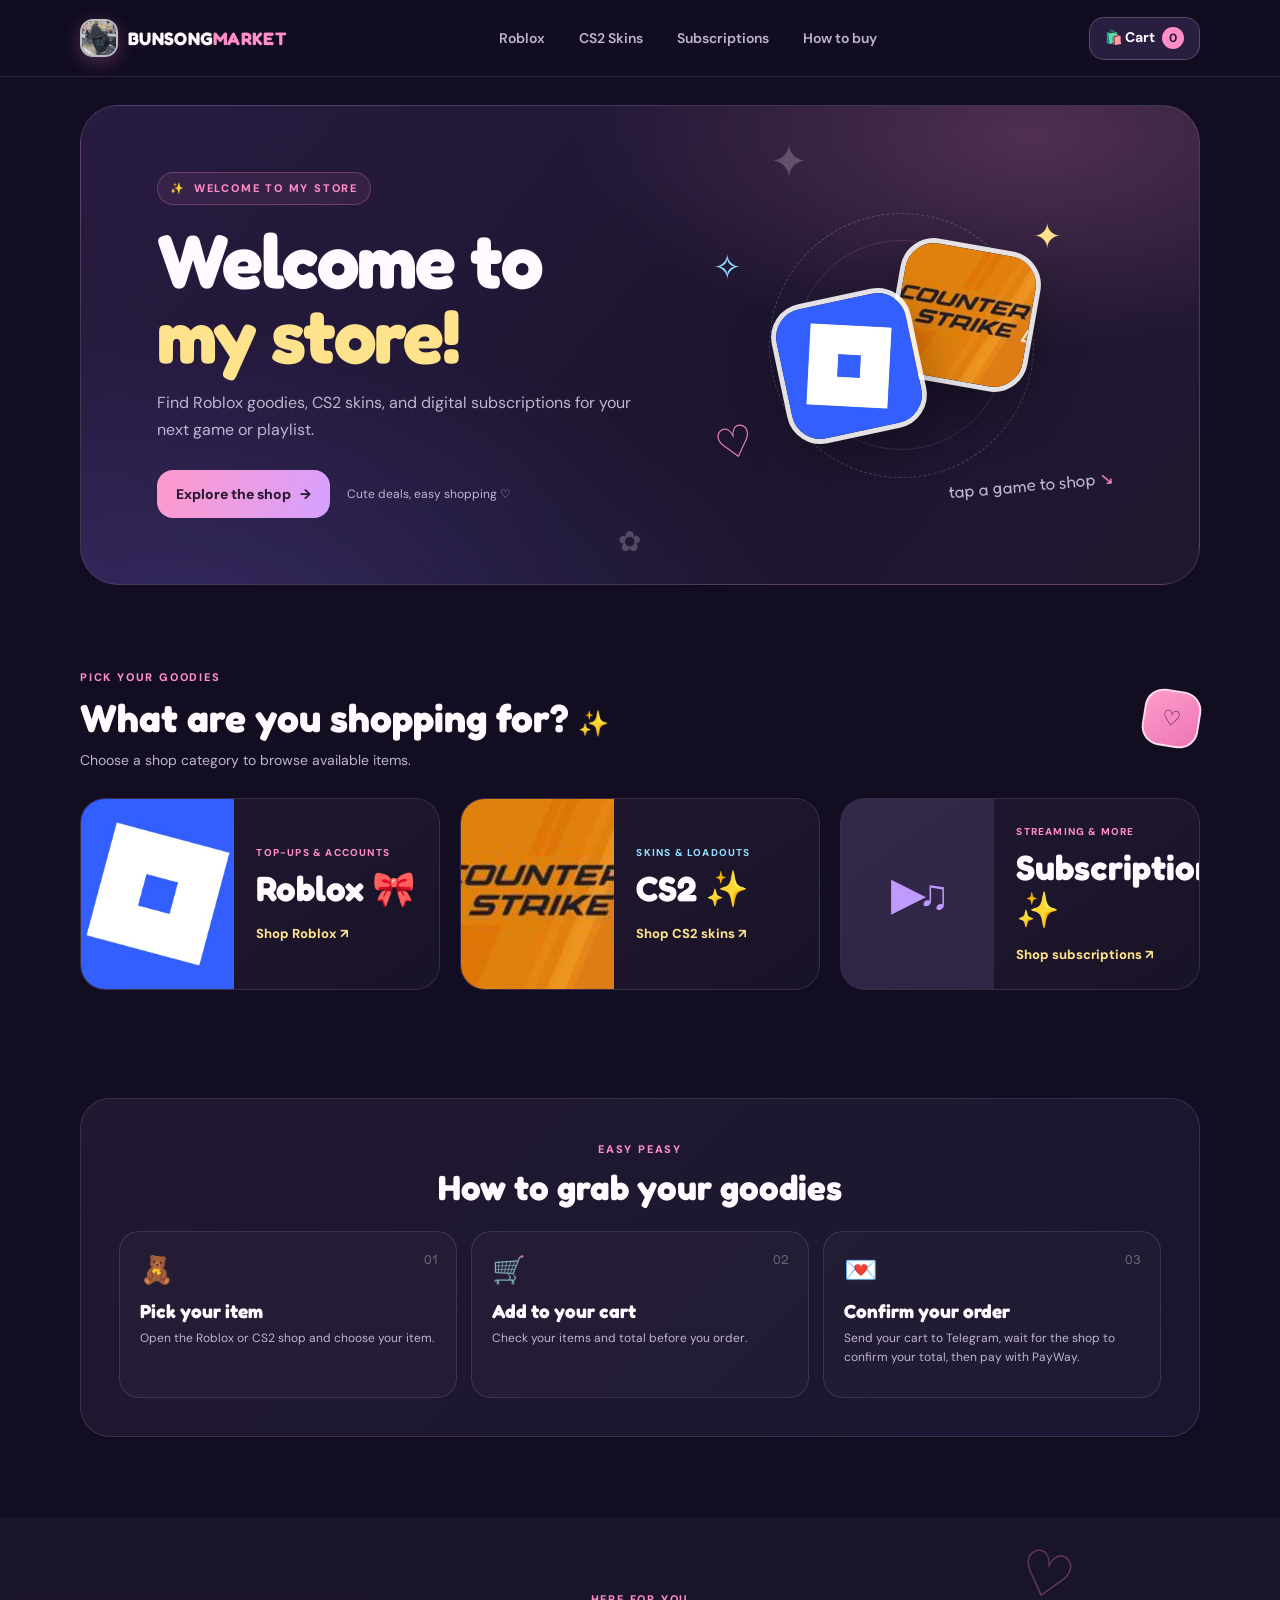
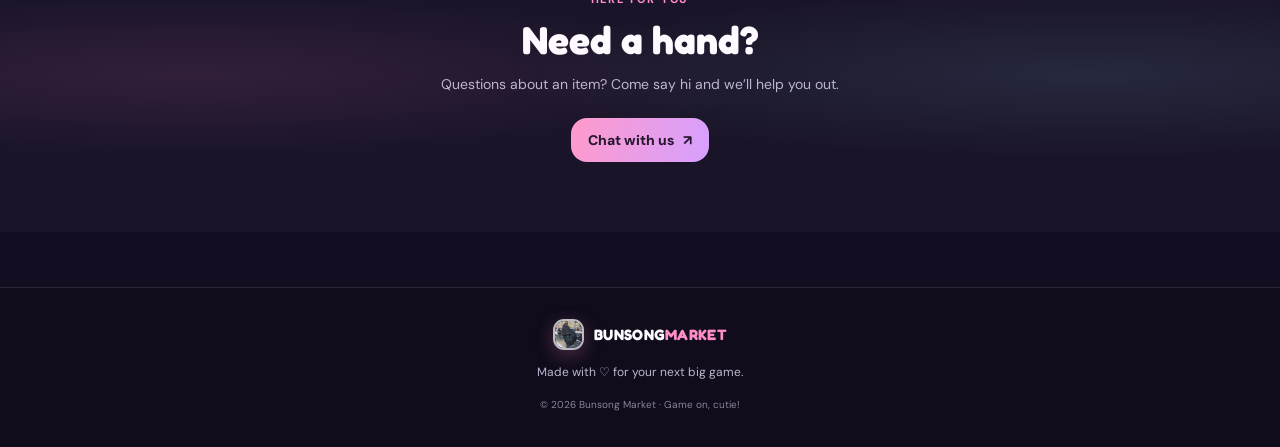
<file: bunsong store/code/index.html>
<!DOCTYPE html>
<html lang="en">
<head>
    <meta charset="UTF-8">
    <meta name="viewport" content="width=device-width, initial-scale=1.0">
    <meta name="theme-color" content="#160f2c">
    <meta name="description" content="Shop Roblox Robux top-ups and accounts, plus Counter-Strike 2 skins at Bunsong Market.">
    <title>Bunsong Market | Cute Finds, GG Prices</title>
    <link rel="stylesheet" href="style.css">
</head>

<body data-store-page="home">
<header class="site-header">
    <nav class="navbar" aria-label="Main navigation">
        <a href="index.html" class="logo" aria-label="Bunsong Market home">
            <img class="logo-mark" src="../images/store-logo.png" alt="">
            <span class="logo-name">BUNSONG<span>MARKET</span></span>
        </a>

        <div class="nav-links">
            <a href="../game/roblox.html">Roblox</a>
            <a href="../game/cs2.html">CS2 Skins</a>
            <a href="../game/subscriptions.html">Subscriptions</a>
            <a href="#how-to-buy">How to buy</a>
        </div>

        <button class="cart-button" id="open-cart" type="button" aria-haspopup="dialog">
            <span aria-hidden="true">🛍️</span> Cart <span class="cart-count" id="cart-count">0</span>
        </button>
    </nav>
</header>

<main>
    <section class="hero">
        <div class="hero-sparkle sparkle-one" aria-hidden="true">✦</div>
        <div class="hero-sparkle sparkle-two" aria-hidden="true">✿</div>
        <div class="hero-content">
            <span class="badge"><span aria-hidden="true">✨</span> WELCOME TO MY STORE</span>
            <h1>Welcome to<br><span>my store!</span></h1>
            <p>Find Roblox goodies, CS2 skins, and digital subscriptions for your next game or playlist.</p>
            <div class="hero-actions">
                <a href="#games" class="main-button">Explore the shop <span aria-hidden="true">→</span></a>
                <span class="hero-note">Cute deals, easy shopping <span aria-hidden="true">♡</span></span>
            </div>
        </div>
        <div class="hero-art" aria-label="Roblox, CS2, and gaming loot">
            <span class="hero-orbit orbit-one"></span>
            <span class="hero-orbit orbit-two"></span>
            <a class="hero-game game-roblox" href="../game/roblox.html" aria-label="Visit the Roblox shop">
                <img src="../images/roblox.png" alt="">
            </a>
            <a class="hero-game game-cs2" href="../game/cs2.html" aria-label="Visit the CS2 skin shop">
                <img src="../images/cs2.png" alt="">
            </a>
            <span class="hero-loot loot-star" aria-hidden="true">✦</span>
            <span class="hero-loot loot-heart" aria-hidden="true">♡</span>
            <span class="hero-loot loot-spark" aria-hidden="true">✧</span>
            <span class="hero-caption">tap a game to shop <span aria-hidden="true">↘</span></span>
        </div>
    </section>

    <section class="section game-picks" id="games">
        <div class="section-heading">
            <div>
                <span class="small-title">PICK YOUR GOODIES</span>
                <h2>What are you shopping for? <span aria-hidden="true">✨</span></h2>
                <p>Choose a shop category to browse available items.</p>
            </div>
            <span class="section-sticker sticker-pink" aria-hidden="true">♡</span>
        </div>
        <div class="game-link-grid">
            <a class="game-link-card roblox-link-card" href="../game/roblox.html">
                <span class="game-link-image"><img src="../images/roblox.png" alt="Roblox logo"></span>
                <span class="game-link-info">
                    <span class="game-link-label">TOP-UPS & ACCOUNTS</span>
                    <span class="game-link-title">Roblox <span aria-hidden="true">🎀</span></span>
                    <span class="game-link-action">Shop Roblox <span aria-hidden="true">↗</span></span>
                </span>
            </a>
            <a class="game-link-card cs2-link-card" href="../game/cs2.html">
                <span class="game-link-image"><img src="../images/cs2.png" alt="Counter-Strike 2 logo"></span>
                <span class="game-link-info">
                    <span class="game-link-label">SKINS & LOADOUTS</span>
                    <span class="game-link-title">CS2 <span aria-hidden="true">✨</span></span>
                    <span class="game-link-action">Shop CS2 skins <span aria-hidden="true">↗</span></span>
                </span>
            </a>
            <a class="game-link-card subscription-link-card" href="../game/subscriptions.html">
                <span class="game-link-image"><span class="digital-service-mark" aria-hidden="true">▶♫</span></span>
                <span class="game-link-info">
                    <span class="game-link-label">STREAMING & MORE</span>
                    <span class="game-link-title">Subscriptions <span aria-hidden="true">✨</span></span>
                    <span class="game-link-action">Shop subscriptions <span aria-hidden="true">↗</span></span>
                </span>
            </a>
        </div>
    </section>

    <section class="how-to-buy" id="how-to-buy">
        <div class="how-to-heading">
            <span class="small-title">EASY PEASY</span>
            <h2>How to grab your goodies</h2>
        </div>
        <div class="steps-grid">
            <article class="step-card">
                <span class="step-icon" aria-hidden="true">🧸</span>
                <span class="step-number">01</span>
                <h3>Pick your item</h3>
                <p>Open the Roblox or CS2 shop and choose your item.</p>
            </article>
            <article class="step-card">
                <span class="step-icon" aria-hidden="true">🛒</span>
                <span class="step-number">02</span>
                <h3>Add to your cart</h3>
                <p>Check your items and total before you order.</p>
            </article>
            <article class="step-card">
                <span class="step-icon" aria-hidden="true">💌</span>
                <span class="step-number">03</span>
                <h3>Confirm your order</h3>
                <p>Send your cart to Telegram, wait for the shop to confirm your total, then pay with PayWay.</p>
            </article>
        </div>
    </section>

    <section class="contact" id="contact">
        <div class="contact-bubble" aria-hidden="true">♡</div>
        <span class="small-title">HERE FOR YOU</span>
        <h2>Need a hand?</h2>
        <p>Questions about an item? Come say hi and we’ll help you out.</p>
        <a href="https://t.me/Bunsong_ung" target="_blank" rel="noopener noreferrer" class="contact-button">
            Chat with us <span aria-hidden="true">↗</span>
        </a>
    </section>

    <section class="owner-section" id="owner-tools" hidden>
        <div class="owner-heading">
            <span class="owner-icon" aria-hidden="true">🪄</span>
            <div>
                <span class="small-title">OWNER CORNER</span>
                <h2>Add a new listing</h2>
                <p>Add a photo and price right from your phone.</p>
            </div>
        </div>
        <p class="owner-notice"><strong>Heads up:</strong> Listings, stock, and photos save only in this browser on this device. Stock changes do not sync to customers' devices without a website backend. Confirm a sale here to reduce stock by one.</p>

        <form class="owner-form" id="product-form">
            <label>
                Category
                <select id="product-game" name="game" required>
                    <option value="roblox">Roblox</option>
                    <option value="cs2">Counter-Strike 2</option>
                    <option value="subscriptions">Subscriptions</option>
                </select>
            </label>
            <label>
                Product type
                <select id="product-type" name="type" required>
                    <option value="Robux top-up">Robux top-up</option>
                    <option value="Roblox account">Roblox account</option>
                    <option value="CS2 skin">CS2 skin</option>
                </select>
            </label>
            <label class="form-wide">
                Item name
                <input id="product-name" name="name" type="text" maxlength="60" placeholder="e.g. 800 Robux or AK-47 skin" required>
            </label>
            <label class="form-wide">
                Short details <span class="label-optional">(optional)</span>
                <input id="product-description" name="description" type="text" maxlength="120" placeholder="e.g. Delivered by gift card">
            </label>
            <label>
                Price (USD)
                <input id="product-price" name="price" type="number" min="0.01" max="999999" step="0.01" inputmode="decimal" placeholder="5.00" required>
            </label>
            <label>
                Stock quantity
                <input id="product-stock" name="stock" type="number" min="0" max="999999" step="1" inputmode="numeric" placeholder="e.g. 5" required>
            </label>
            <label class="file-label">
                Item photo
                <input id="product-image" name="image" type="file" accept="image/*" required>
                <span class="file-hint">Choose a photo from your phone</span>
            </label>
            <img class="image-preview" id="image-preview" alt="Selected product preview" hidden>
            <p class="form-message form-wide" id="form-message" role="status" aria-live="polite"></p>
            <button class="main-button form-wide" type="submit">Add listing <span aria-hidden="true">♡</span></button>
        </form>

        <div class="owner-list">
            <h3>Your listings</h3>
            <div class="owner-products" id="owner-products"></div>
        </div>
    </section>
</main>

<dialog class="cart-dialog" id="cart-dialog" aria-labelledby="cart-title">
    <div class="cart-dialog-header">
        <div>
            <span class="small-title">YOUR LITTLE PILE OF LOOT</span>
            <h2 id="cart-title">Shopping cart</h2>
        </div>
        <button class="icon-button" id="close-cart" type="button" aria-label="Close cart">×</button>
    </div>
    <div class="cart-items" id="cart-items"></div>
    <div class="cart-total"><span>Total</span><strong id="cart-total">$0.00</strong></div>
    <a class="main-button checkout-button" id="checkout-button" href="https://t.me/Bunsong_ung" target="_blank" rel="noopener noreferrer">Message us to order <span aria-hidden="true">↗</span></a>
    <a class="payway-button" id="payway-button" href="https://link.payway.com.kh/ABAPAYku561178w" target="_blank" rel="noopener noreferrer" hidden>Pay with ABA PayWay <span aria-hidden="true">↗</span></a>
    <p class="cart-note">First send your order in Telegram and wait for the shop to confirm the amount. Then you can pay with PayWay. The link may not automatically use your cart total, so payment is checked manually.</p>
</dialog>

<div class="toast" id="toast" role="status" aria-live="polite"></div>

<footer class="site-footer">
    <a href="index.html" class="logo footer-logo">
        <img class="logo-mark" src="../images/store-logo.png" alt="">
        <span class="logo-name">BUNSONG<span>MARKET</span></span>
    </a>
    <p>Made with ♡ for your next big game.</p>
    <p class="copyright">© 2026 Bunsong Market · Game on, cutie!</p>
</footer>

<script src="script.js"></script>
</body>
</html>
</file>
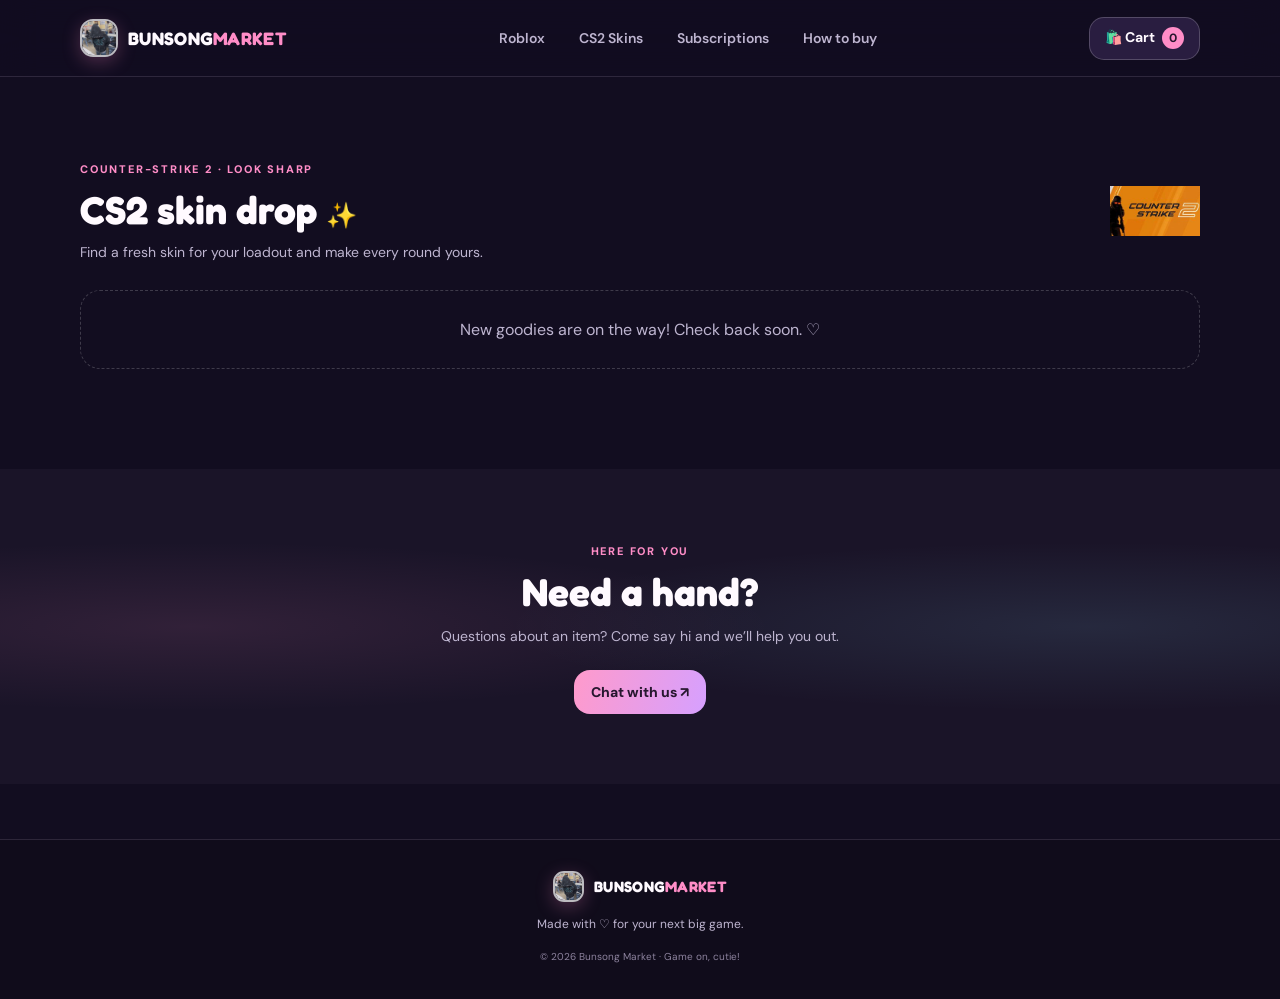
<file: bunsong store/game/cs2.html>
<!DOCTYPE html>
<html lang="en">
<head>
    <meta charset="UTF-8">
    <meta name="viewport" content="width=device-width, initial-scale=1.0">
    <meta name="theme-color" content="#160f2c">
    <meta name="description" content="Browse Counter-Strike 2 skins at Bunsong Market.">
    <title>CS2 Skin Drop | Bunsong Market</title>
    <link rel="stylesheet" href="../code/style.css">
</head>

<body data-store-page="cs2">
<header class="site-header">
    <nav class="navbar" aria-label="Main navigation">
        <a href="../code/index.html" class="logo" aria-label="Bunsong Market home">
            <img class="logo-mark" src="../images/store-logo.png" alt="">
            <span class="logo-name">BUNSONG<span>MARKET</span></span>
        </a>
        <div class="nav-links">
            <a href="roblox.html">Roblox</a>
            <a href="cs2.html">CS2 Skins</a>
            <a href="subscriptions.html">Subscriptions</a>
            <a href="../code/index.html#how-to-buy">How to buy</a>
        </div>
        <button class="cart-button" id="open-cart" type="button" aria-haspopup="dialog">
            <span aria-hidden="true">🛍️</span> Cart <span class="cart-count" id="cart-count">0</span>
        </button>
    </nav>
</header>
<main>
    <section class="section shop-section cs2-section" id="cs2">
        <div class="section-heading">
            <div>
                <span class="small-title">COUNTER-STRIKE 2 · LOOK SHARP</span>
                <h2>CS2 skin drop <span aria-hidden="true">✨</span></h2>
                <p>Find a fresh skin for your loadout and make every round yours.</p>
            </div>
            <span class="section-sticker game-logo-sticker cs2-logo-sticker">
                <img src="../images/cs2.png" alt="Counter-Strike 2 logo">
            </span>
        </div>
        <div class="product-grid" data-product-grid="cs2" aria-live="polite"></div>
    </section>
    <section class="contact" id="contact">
        <span class="small-title">HERE FOR YOU</span>
        <h2>Need a hand?</h2>
        <p>Questions about an item? Come say hi and we’ll help you out.</p>
        <a href="https://t.me/Bunsong_ung" target="_blank" rel="noopener noreferrer" class="contact-button">Chat with us ↗</a>
    </section>
</main>
<dialog class="cart-dialog" id="cart-dialog" aria-labelledby="cart-title">
    <div class="cart-dialog-header">
        <div><span class="small-title">YOUR LITTLE PILE OF LOOT</span><h2 id="cart-title">Shopping cart</h2></div>
        <button class="icon-button" id="close-cart" type="button" aria-label="Close cart">×</button>
    </div>
    <div class="cart-items" id="cart-items"></div>
    <div class="cart-total"><span>Total</span><strong id="cart-total">$0.00</strong></div>
    <a class="main-button checkout-button" id="checkout-button" href="https://t.me/Bunsong_ung" target="_blank" rel="noopener noreferrer">Message us to order ↗</a>
    <a class="payway-button" id="payway-button" href="https://link.payway.com.kh/ABAPAYku561178w" target="_blank" rel="noopener noreferrer" hidden>Pay with ABA PayWay <span aria-hidden="true">↗</span></a>
    <p class="cart-note">First send your order in Telegram and wait for the shop to confirm the amount. Then you can pay with PayWay. The link may not automatically use your cart total, so payment is checked manually.</p>
</dialog>
<div class="toast" id="toast" role="status" aria-live="polite"></div>
<footer class="site-footer">
    <a href="../code/index.html" class="logo footer-logo"><img class="logo-mark" src="../images/store-logo.png" alt=""><span class="logo-name">BUNSONG<span>MARKET</span></span></a>
    <p>Made with ♡ for your next big game.</p>
    <p class="copyright">© 2026 Bunsong Market · Game on, cutie!</p>
</footer>
<script src="../code/script.js"></script>

</body>
</html>
</file>
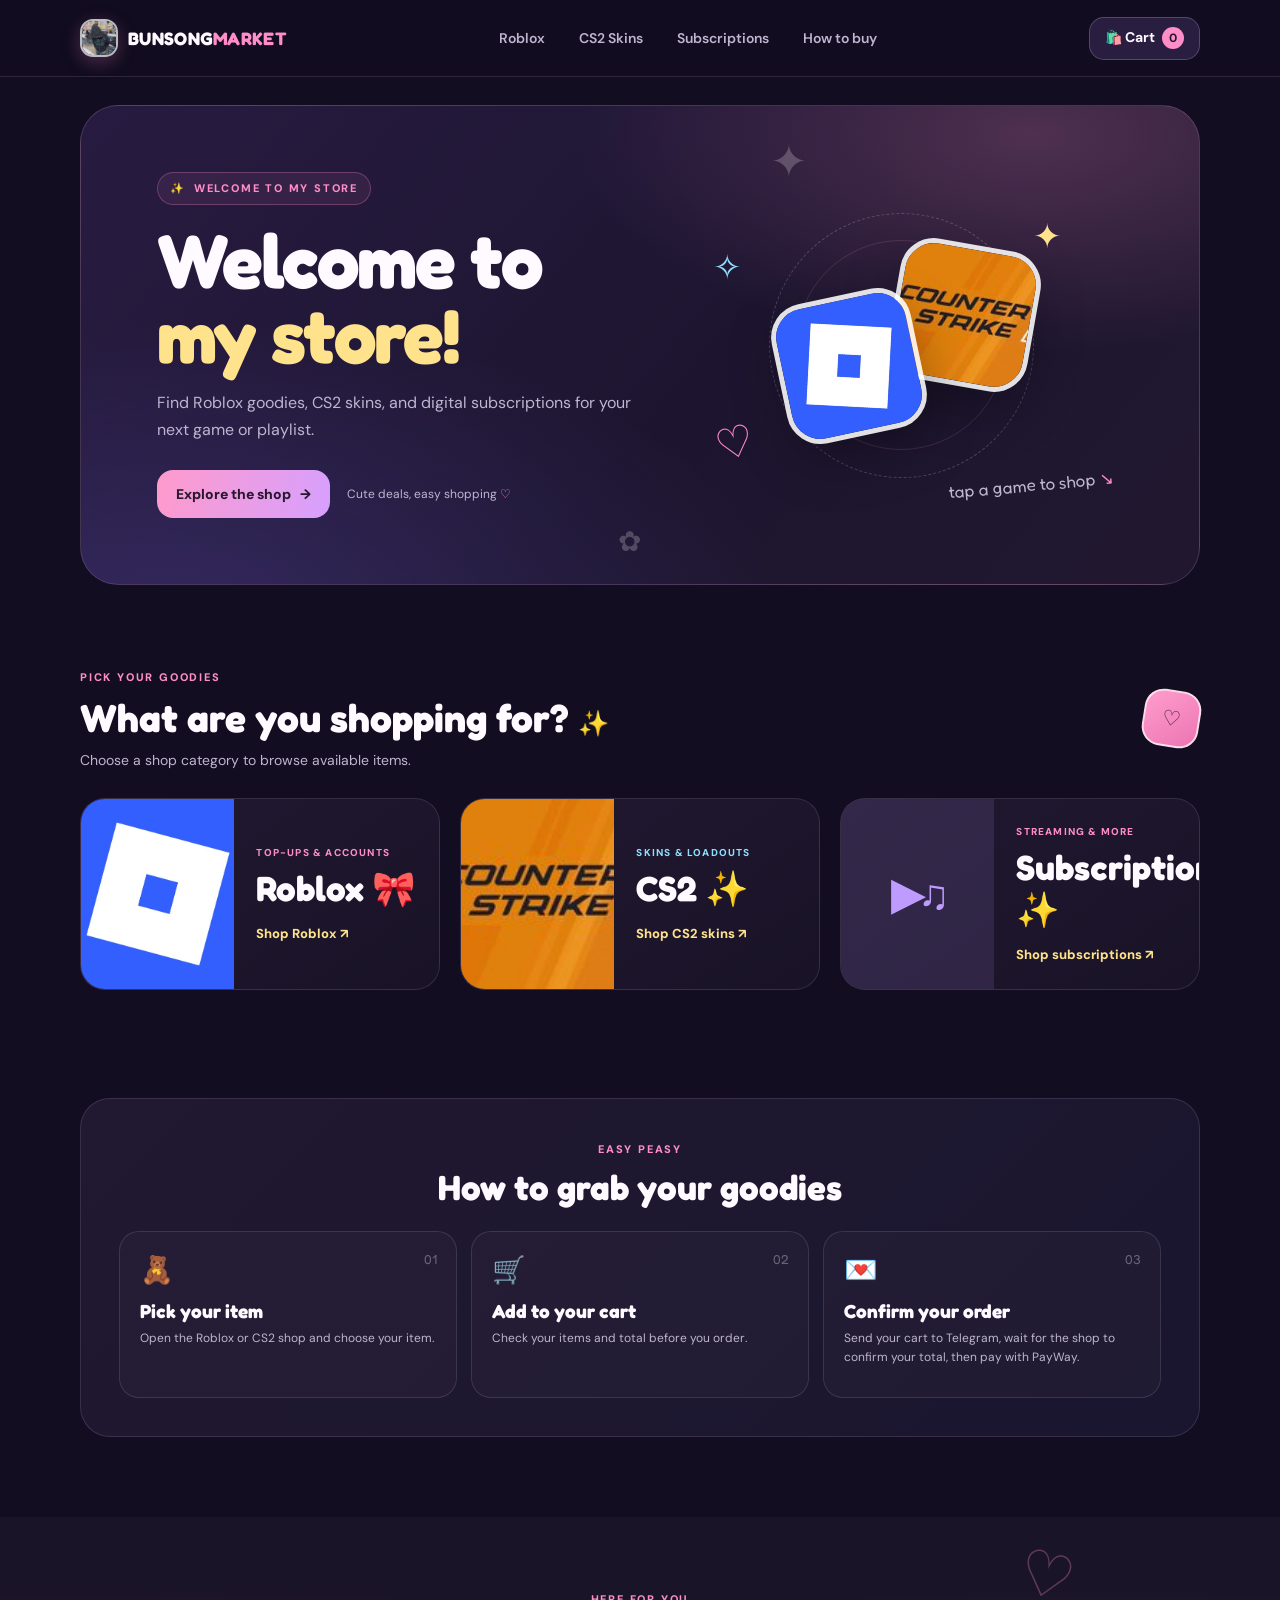
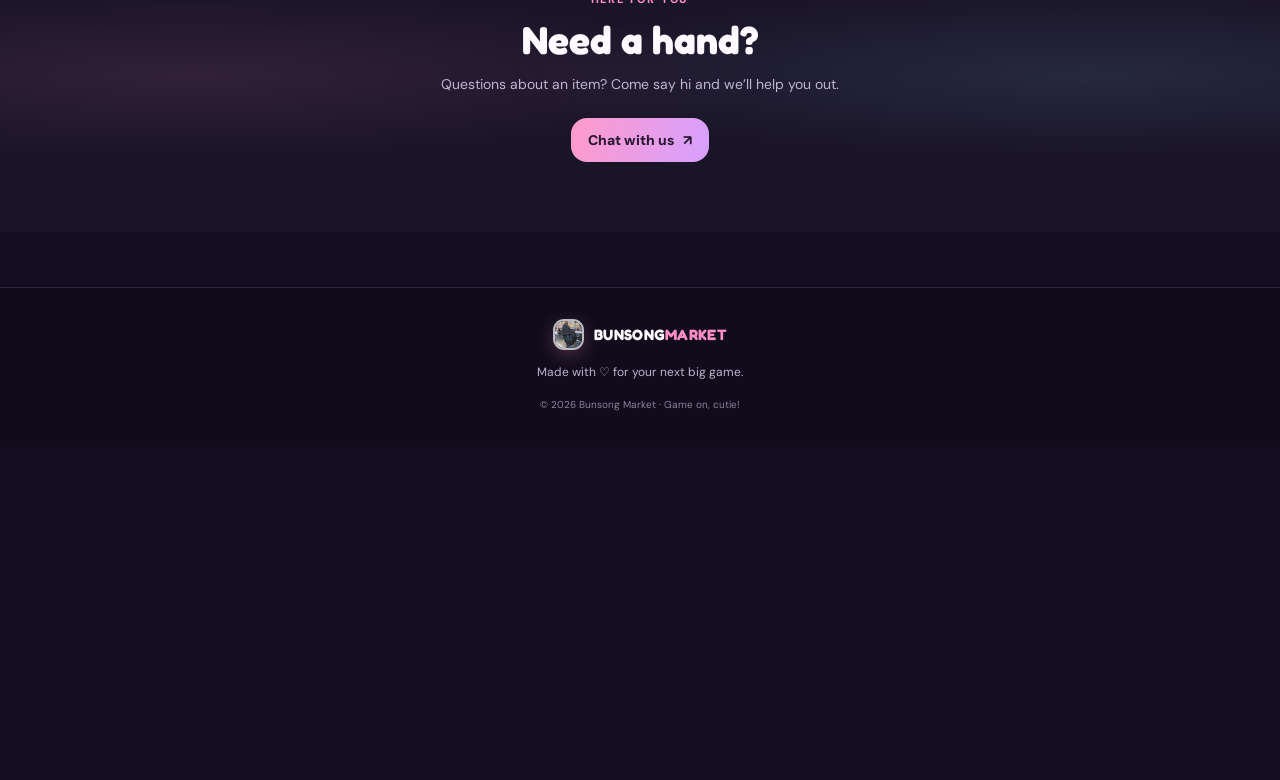
<file: bunsong store/game/growtopia.html>
<!DOCTYPE html>
<html lang="en">
<head>
    <meta charset="UTF-8">
    <meta name="viewport" content="width=device-width, initial-scale=1.0">
    <meta http-equiv="refresh" content="0; url=../code/index.html">
    <title>Page moved | Bunsong Market</title>
</head>
<body>
    <p>Growtopia is no longer in the shop. <a href="../code/index.html">Visit Bunsong Market</a> for Roblox and CS2 goodies.</p>
</body>
</html>
</file>
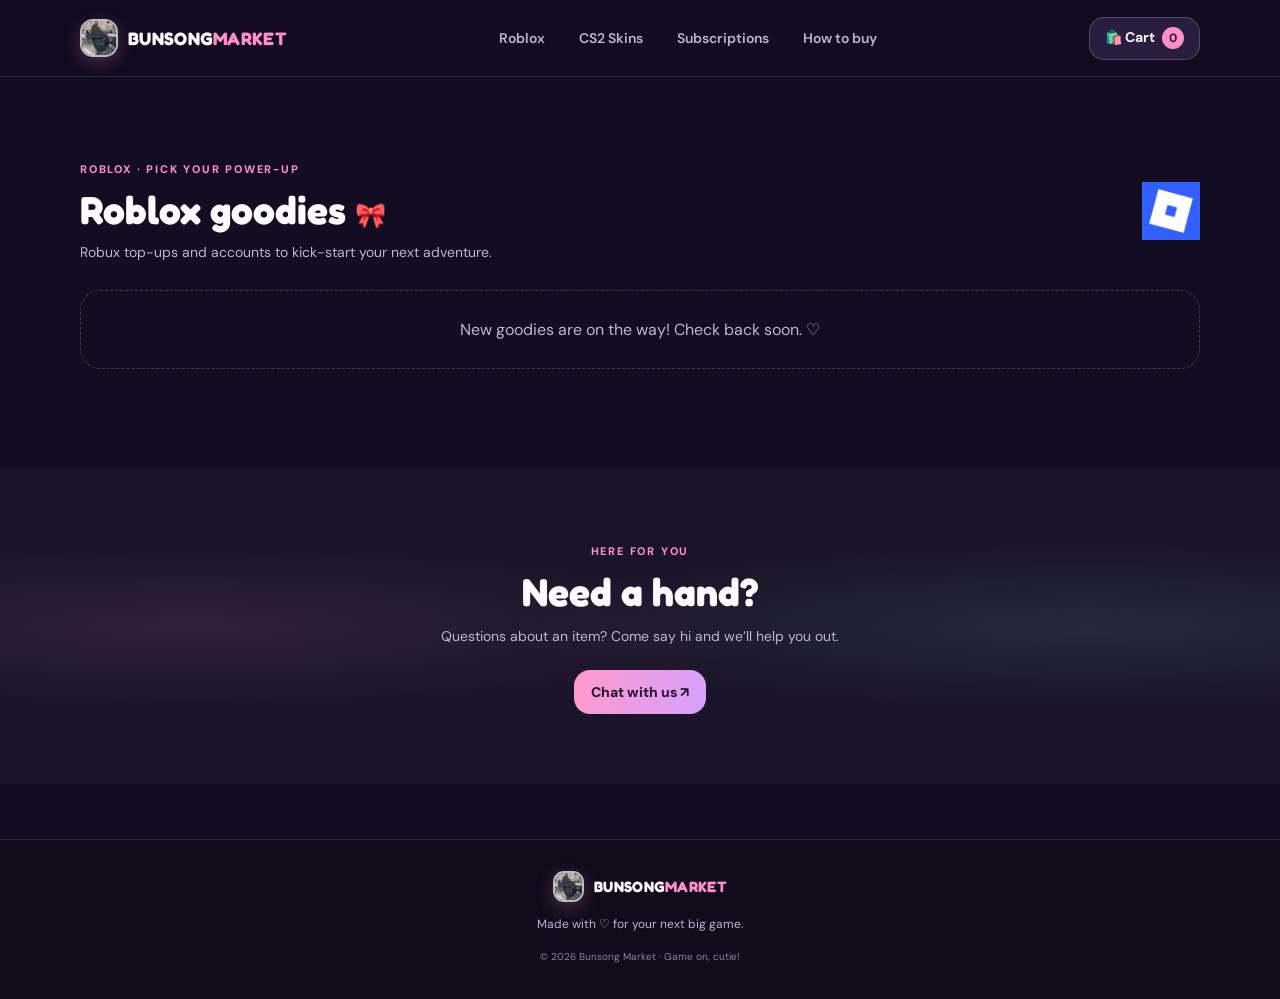
<file: bunsong store/game/roblox.html>
<!DOCTYPE html>
<html lang="en">
<head>
    <meta charset="UTF-8">
    <meta name="viewport" content="width=device-width, initial-scale=1.0">
    <meta name="theme-color" content="#160f2c">
    <meta name="description" content="Browse Roblox Robux top-ups and accounts at Bunsong Market.">
    <title>Roblox Goodies | Bunsong Market</title>
    <link rel="stylesheet" href="../code/style.css">
</head>

<body data-store-page="roblox">
<header class="site-header">
    <nav class="navbar" aria-label="Main navigation">
        <a href="../code/index.html" class="logo" aria-label="Bunsong Market home">
            <img class="logo-mark" src="../images/store-logo.png" alt="">
            <span class="logo-name">BUNSONG<span>MARKET</span></span>
        </a>
        <div class="nav-links">
            <a href="roblox.html">Roblox</a>
            <a href="cs2.html">CS2 Skins</a>
            <a href="subscriptions.html">Subscriptions</a>
            <a href="../code/index.html#how-to-buy">How to buy</a>
        </div>
        <button class="cart-button" id="open-cart" type="button" aria-haspopup="dialog">
            <span aria-hidden="true">🛍️</span> Cart <span class="cart-count" id="cart-count">0</span>
        </button>
    </nav>
</header>
<main>
    <section class="section shop-section" id="roblox">
        <div class="section-heading">
            <div>
                <span class="small-title">ROBLOX · PICK YOUR POWER-UP</span>
                <h2>Roblox goodies <span aria-hidden="true">🎀</span></h2>
                <p>Robux top-ups and accounts to kick-start your next adventure.</p>
            </div>
            <span class="section-sticker game-logo-sticker">
                <img src="../images/roblox.png" alt="Roblox logo">
            </span>
        </div>
        <div class="product-grid" data-product-grid="roblox" aria-live="polite"></div>
    </section>
    <section class="contact" id="contact">
        <span class="small-title">HERE FOR YOU</span>
        <h2>Need a hand?</h2>
        <p>Questions about an item? Come say hi and we’ll help you out.</p>
        <a href="https://t.me/Bunsong_ung" target="_blank" rel="noopener noreferrer" class="contact-button">Chat with us ↗</a>
    </section>
</main>
<dialog class="cart-dialog" id="cart-dialog" aria-labelledby="cart-title">
    <div class="cart-dialog-header">
        <div><span class="small-title">YOUR LITTLE PILE OF LOOT</span><h2 id="cart-title">Shopping cart</h2></div>
        <button class="icon-button" id="close-cart" type="button" aria-label="Close cart">×</button>
    </div>
    <div class="cart-items" id="cart-items"></div>
    <div class="cart-total"><span>Total</span><strong id="cart-total">$0.00</strong></div>
    <a class="main-button checkout-button" id="checkout-button" href="https://t.me/Bunsong_ung" target="_blank" rel="noopener noreferrer">Message us to order ↗</a>
    <a class="payway-button" id="payway-button" href="https://link.payway.com.kh/ABAPAYku561178w" target="_blank" rel="noopener noreferrer" hidden>Pay with ABA PayWay <span aria-hidden="true">↗</span></a>
    <p class="cart-note">First send your order in Telegram and wait for the shop to confirm the amount. Then you can pay with PayWay. The link may not automatically use your cart total, so payment is checked manually.</p>
</dialog>
<div class="toast" id="toast" role="status" aria-live="polite"></div>
<footer class="site-footer">
    <a href="../code/index.html" class="logo footer-logo"><img class="logo-mark" src="../images/store-logo.png" alt=""><span class="logo-name">BUNSONG<span>MARKET</span></span></a>
    <p>Made with ♡ for your next big game.</p>
    <p class="copyright">© 2026 Bunsong Market · Game on, cutie!</p>
</footer>
<script src="../code/script.js"></script>

</body>
</html>
</file>
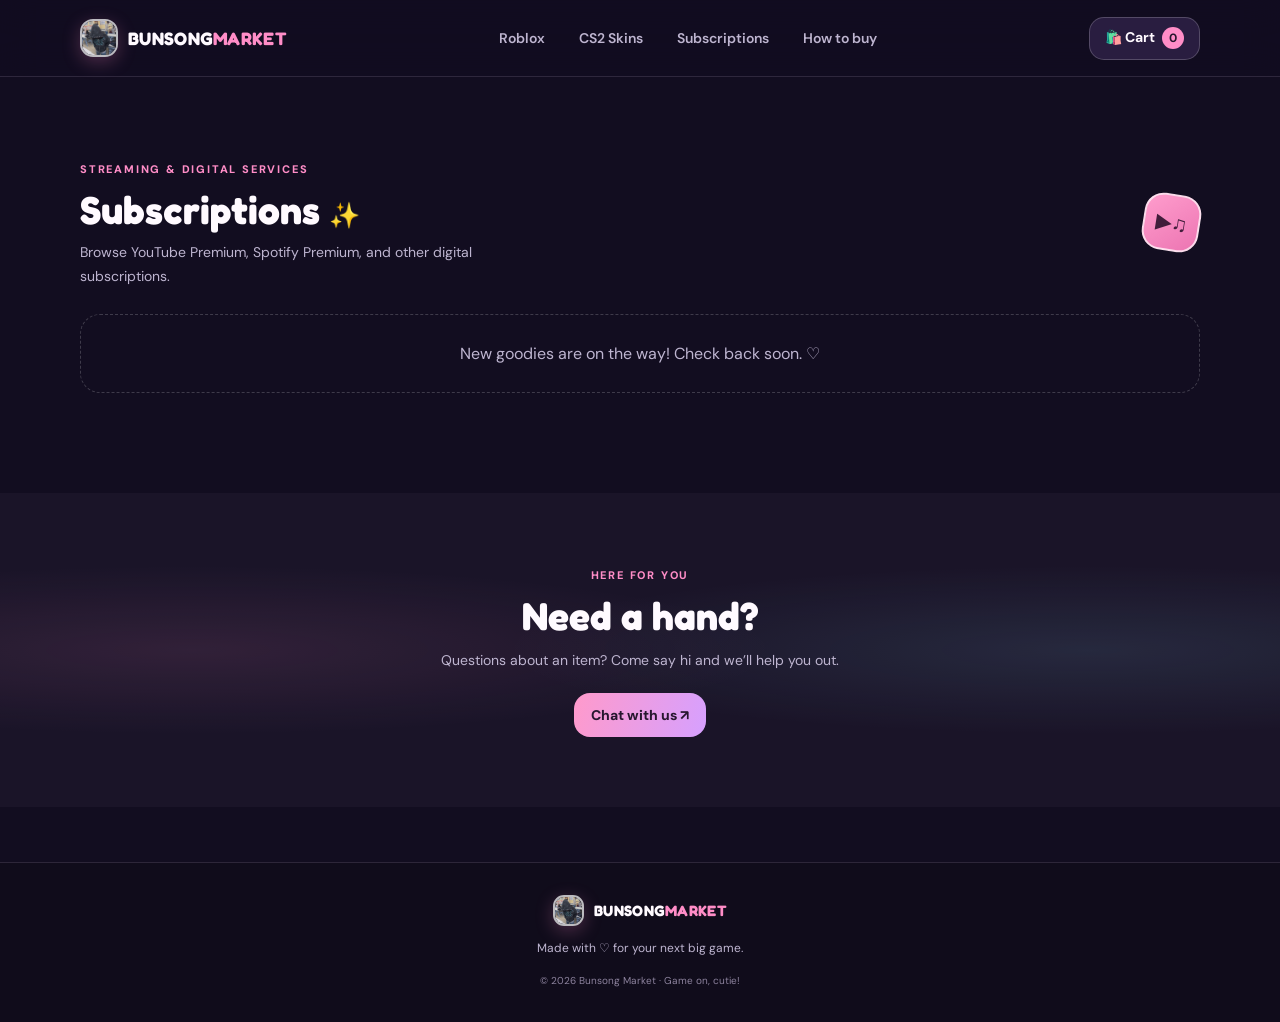
<file: bunsong store/game/subscriptions.html>
<!DOCTYPE html>
<html lang="en">
<head>
    <meta charset="UTF-8">
    <meta name="viewport" content="width=device-width, initial-scale=1.0">
    <meta name="theme-color" content="#160f2c">
    <meta name="description" content="Browse YouTube Premium, Spotify Premium, and other digital subscriptions at Bunsong Market.">
    <title>Subscriptions & Digital Services | Bunsong Market</title>
    <link rel="stylesheet" href="../code/style.css">
</head>

<body data-store-page="subscriptions">
<header class="site-header">
    <nav class="navbar" aria-label="Main navigation">
        <a href="../code/index.html" class="logo" aria-label="Bunsong Market home">
            <img class="logo-mark" src="../images/store-logo.png" alt="">
            <span class="logo-name">BUNSONG<span>MARKET</span></span>
        </a>
        <div class="nav-links">
            <a href="roblox.html">Roblox</a>
            <a href="cs2.html">CS2 Skins</a>
            <a href="subscriptions.html">Subscriptions</a>
            <a href="../code/index.html#how-to-buy">How to buy</a>
        </div>
        <button class="cart-button" id="open-cart" type="button" aria-haspopup="dialog">
            <span aria-hidden="true">🛍️</span> Cart <span class="cart-count" id="cart-count">0</span>
        </button>
    </nav>
</header>
<main>
    <section class="section shop-section" id="subscriptions">
        <div class="section-heading">
            <div>
                <span class="small-title">STREAMING & DIGITAL SERVICES</span>
                <h2>Subscriptions <span aria-hidden="true">✨</span></h2>
                <p>Browse YouTube Premium, Spotify Premium, and other digital subscriptions.</p>
            </div>
            <span class="section-sticker sticker-pink" aria-hidden="true">▶♫</span>
        </div>
        <div class="product-grid" data-product-grid="subscriptions" aria-live="polite"></div>
    </section>
    <section class="contact" id="contact">
        <span class="small-title">HERE FOR YOU</span>
        <h2>Need a hand?</h2>
        <p>Questions about an item? Come say hi and we’ll help you out.</p>
        <a href="https://t.me/Bunsong_ung" target="_blank" rel="noopener noreferrer" class="contact-button">Chat with us ↗</a>
    </section>
</main>
<dialog class="cart-dialog" id="cart-dialog" aria-labelledby="cart-title">
    <div class="cart-dialog-header">
        <div><span class="small-title">YOUR LITTLE PILE OF LOOT</span><h2 id="cart-title">Shopping cart</h2></div>
        <button class="icon-button" id="close-cart" type="button" aria-label="Close cart">×</button>
    </div>
    <div class="cart-items" id="cart-items"></div>
    <div class="cart-total"><span>Total</span><strong id="cart-total">$0.00</strong></div>
    <a class="main-button checkout-button" id="checkout-button" href="https://t.me/Bunsong_ung" target="_blank" rel="noopener noreferrer">Message us to order ↗</a>
    <a class="payway-button" id="payway-button" href="https://link.payway.com.kh/ABAPAYku561178w" target="_blank" rel="noopener noreferrer" hidden>Pay with ABA PayWay <span aria-hidden="true">↗</span></a>
    <p class="cart-note">First send your order in Telegram and wait for the shop to confirm the amount. Then you can pay with PayWay. The link may not automatically use your cart total, so payment is checked manually.</p>
</dialog>
<div class="toast" id="toast" role="status" aria-live="polite"></div>
<footer class="site-footer">
    <a href="../code/index.html" class="logo footer-logo"><img class="logo-mark" src="../images/store-logo.png" alt=""><span class="logo-name">BUNSONG<span>MARKET</span></span></a>
    <p>Made with ♡ for your next big game.</p>
    <p class="copyright">© 2026 Bunsong Market · Game on, cutie!</p>
</footer>
<script src="../code/script.js"></script>
</body>
</html>
</file>
<file: bunsong store/code/style.css>
@import url('https://fonts.googleapis.com/css2?family=DM+Sans:wght@400;500;600;700;800&family=Fredoka:wght@500;600;700&display=swap');

:root {
    color-scheme: dark;
    --ink: #fffaff;
    --muted: #beb5d0;
    --night: #120d20;
    --panel: #1d1530;
    --line: rgba(235, 213, 255, .13);
    --pink: #ff8dc7;
    --lilac: #be9bff;
    --blue: #91dfff;
    --yellow: #ffe28c;
    --font-body: "DM Sans", "Segoe UI", sans-serif;
    --font-heading: "Fredoka", "Trebuchet MS", sans-serif;
}

* {
    box-sizing: border-box;
}

html {
    scroll-behavior: smooth;
    scroll-padding-top: 85px;
}

body {
    margin: 0;
    background: var(--night);
    color: var(--ink);
    font-family: var(--font-body);
}

body,
button,
input,
select {
    font-family: var(--font-body);
}

button,
a,
input,
select {
    -webkit-tap-highlight-color: transparent;
}

button,
a {
    color: inherit;
}

a {
    text-decoration: none;
}

button {
    cursor: pointer;
}

.site-header {
    position: sticky;
    z-index: 5;
    top: 0;
    border-bottom: 1px solid var(--line);
    background: rgba(18, 13, 32, .91);
    backdrop-filter: blur(18px);
}

.navbar {
    width: min(1120px, 90%);
    height: 76px;
    margin: auto;
    display: flex;
    align-items: center;
    justify-content: space-between;
    gap: 20px;
}

.logo {
    display: inline-flex;
    align-items: center;
    gap: 10px;
    flex-shrink: 0;
}

.logo-mark {
    width: 38px;
    height: 38px;
    border: 2px solid rgba(255, 255, 255, .72);
    border-radius: 13px;
    object-fit: cover;
    box-shadow: 0 5px 18px rgba(255, 141, 199, .25);
}

.logo-name {
    font-family: var(--font-heading);
    font-size: 18px;
    font-weight: 700;
    letter-spacing: .3px;
}

.logo-name > span {
    color: var(--pink);
}

.nav-links {
    display: flex;
    align-items: center;
    gap: clamp(16px, 3vw, 34px);
}

.nav-links a {
    color: var(--muted);
    font-size: 14px;
    font-weight: 600;
    transition: color .2s ease;
}

.nav-links a:hover {
    color: var(--pink);
}

.cart-button {
    min-height: 43px;
    padding: 0 15px;
    border: 1px solid rgba(255, 255, 255, .2);
    border-radius: 15px;
    background: #291d40;
    font-size: 14px;
    font-weight: 700;
    white-space: nowrap;
}

.cart-count {
    display: inline-grid;
    width: 22px;
    height: 22px;
    margin-left: 4px;
    place-items: center;
    border-radius: 50%;
    background: var(--pink);
    color: #28152d;
    font-size: 12px;
}

.hero {
    position: relative;
    display: grid;
    width: min(1120px, 90%);
    min-height: 480px;
    margin: 28px auto 0;
    padding: 55px clamp(28px, 6vw, 76px);
    align-items: center;
    grid-template-columns: 1fr .85fr;
    overflow: hidden;
    border: 1px solid rgba(255, 208, 244, .16);
    border-radius: 38px;
    background:
        radial-gradient(ellipse at 85% 6%, rgba(255, 141, 199, .22), transparent 34%),
        radial-gradient(ellipse at 10% 110%, rgba(126, 113, 255, .2), transparent 42%),
        linear-gradient(130deg, #281b41, #1d1530 56%, #211830);
}

.hero-content {
    position: relative;
    z-index: 1;
    max-width: 550px;
}

.badge,
.small-title {
    color: var(--pink);
    font-size: 11px;
    font-weight: 800;
    letter-spacing: 1.8px;
}

.badge {
    display: inline-flex;
    min-height: 33px;
    padding: 0 12px;
    align-items: center;
    gap: 8px;
    border: 1px solid rgba(255, 141, 199, .28);
    border-radius: 999px;
    background: rgba(255, 141, 199, .08);
}

.hero h1 {
    margin: 18px 0 16px;
    font-family: var(--font-heading);
    font-size: clamp(49px, 7vw, 76px);
    font-weight: 700;
    letter-spacing: -2px;
    line-height: .99;
}

.hero h1 span {
    color: var(--yellow);
}

.hero-content > p,
.section-heading p,
.contact > p {
    max-width: 480px;
    color: var(--muted);
    font-size: 16px;
    line-height: 1.7;
}

.hero-actions {
    display: flex;
    margin-top: 27px;
    align-items: center;
    gap: 17px;
    flex-wrap: wrap;
}

.main-button,
.contact-button {
    display: inline-flex;
    min-height: 48px;
    padding: 0 19px;
    align-items: center;
    justify-content: center;
    gap: 9px;
    border: 0;
    border-radius: 16px;
    background: linear-gradient(105deg, #ff9acb, #d6a0ff);
    color: #27172f;
    font-size: 14px;
    font-weight: 800;
    transition: transform .18s ease, box-shadow .18s ease;
}

.main-button:hover,
.contact-button:hover {
    box-shadow: 0 8px 26px rgba(255, 141, 199, .2);
    transform: translateY(-2px);
}

.hero-note {
    color: var(--muted);
    font-size: 12px;
}

.hero-note span {
    color: var(--pink);
}

.hero-art {
    position: relative;
    display: grid;
    min-height: 330px;
    place-items: center;
}

.hero-orbit {
    position: absolute;
    width: 265px;
    height: 265px;
    border: 1px dashed rgba(255, 255, 255, .2);
    border-radius: 50%;
}

.orbit-two {
    width: 210px;
    height: 210px;
    border-style: solid;
    border-color: rgba(255, 141, 199, .16);
}

.hero-game {
    position: absolute;
    display: grid;
    width: 142px;
    height: 142px;
    place-items: center;
    border: 5px solid rgba(255, 255, 255, .87);
    border-radius: 34px;
    box-shadow: 0 20px 50px rgba(0, 0, 0, .28);
    font-family: var(--font-heading);
    font-size: 74px;
    font-weight: 700;
    overflow: hidden;
    transition: box-shadow .2s ease, transform .2s ease;
}

.hero-game:hover {
    box-shadow: 0 22px 55px rgba(0, 0, 0, .4), 0 0 0 5px rgba(255, 255, 255, .13);
}

.hero-game img {
    width: 100%;
    height: 100%;
    object-fit: cover;
}

.game-roblox {
    z-index: 1;
    border-radius: 34px;
    transform: translate(-52px, 21px) rotate(-12deg);
}

.game-cs2 {
    border-radius: 34px;
    transform: translate(63px, -30px) rotate(10deg);
}

.hero-game:focus-visible,
.game-link-card:focus-visible {
    outline: 3px solid var(--yellow);
    outline-offset: 4px;
}

.hero-loot {
    position: absolute;
    font-size: 34px;
}

.loot-star {
    top: 34px;
    right: 62px;
    color: var(--yellow);
}

.loot-heart {
    bottom: 40px;
    left: 36px;
    color: var(--pink);
    font-size: 43px;
    transform: rotate(-15deg);
}

.loot-spark {
    top: 65px;
    left: 34px;
    color: var(--blue);
}

.hero-caption {
    position: absolute;
    right: 9px;
    bottom: 15px;
    color: var(--muted);
    font-family: var(--font-heading);
    font-size: 17px;
    transform: rotate(-5deg);
}

.hero-caption span {
    color: var(--pink);
}

.hero-sparkle {
    position: absolute;
    color: rgba(255, 255, 255, .22);
    font-size: 45px;
}

.sparkle-one {
    top: 26px;
    right: 35%;
}

.sparkle-two {
    bottom: 24px;
    left: 48%;
    font-size: 28px;
}

.section {
    width: min(1120px, 90%);
    margin: auto;
    padding: 80px 0 20px;
}

.section-heading {
    display: flex;
    margin-bottom: 25px;
    align-items: center;
    justify-content: space-between;
    gap: 18px;
}

.section-heading h2,
.how-to-heading h2,
.contact h2,
.owner-heading h2,
.cart-dialog h2 {
    margin: 8px 0;
    font-family: var(--font-heading);
    font-size: clamp(29px, 4vw, 39px);
}

.section-heading h2 span {
    font-size: 25px;
}

.section-heading p {
    margin: 0;
    font-size: 14px;
}

.section-sticker {
    display: grid;
    width: 57px;
    height: 57px;
    flex-shrink: 0;
    place-items: center;
    border: 2px solid rgba(255, 255, 255, .7);
    border-radius: 19px;
    font-family: var(--font-heading);
    font-size: 21px;
    transform: rotate(9deg);
}

.game-logo-sticker {
    display: block;
    width: 58px;
    height: 58px;
    border: 0;
    border-radius: 0;
    transform: none;
}

.game-logo-sticker img {
    display: block;
    width: 100%;
    height: 100%;
    object-fit: contain;
}

.cs2-logo-sticker {
    width: 90px;
    height: 60px;
}

.game-link-grid {
    display: grid;
    grid-template-columns: repeat(3, minmax(0, 1fr));
    gap: 20px;
}

.game-link-card {
    display: grid;
    min-width: 0;
    grid-template-columns: minmax(130px, .75fr) 1fr;
    overflow: hidden;
    border: 1px solid var(--line);
    border-radius: 25px;
    background: linear-gradient(145deg, #211831, #191327);
    transition: border-color .2s ease, transform .2s ease, box-shadow .2s ease;
}

.game-link-card:hover {
    border-color: rgba(255, 141, 199, .48);
    box-shadow: 0 16px 38px rgba(0, 0, 0, .2);
    transform: translateY(-4px);
}

.cs2-link-card:hover {
    border-color: rgba(145, 223, 255, .55);
}

.game-link-image {
    display: grid;
    min-height: 190px;
    place-items: center;
    overflow: hidden;
    background: rgba(255, 141, 199, .1);
}

.cs2-link-card .game-link-image {
    background: rgba(145, 223, 255, .1);
}

.subscription-link-card .game-link-image {
    background: rgba(190, 155, 255, .12);
}

.digital-service-mark {
    color: var(--lilac);
    font-family: var(--font-heading);
    font-size: 42px;
    font-weight: 700;
    letter-spacing: -5px;
}

.game-link-image img {
    width: 100%;
    height: 100%;
    min-height: 190px;
    object-fit: cover;
    transition: transform .3s ease;
}

.game-link-card:hover .game-link-image img {
    transform: scale(1.05);
}

.game-link-info {
    display: flex;
    min-width: 0;
    padding: 22px;
    flex-direction: column;
    align-items: flex-start;
    justify-content: center;
    gap: 8px;
}

.game-link-label {
    color: var(--pink);
    font-size: 10px;
    font-weight: 800;
    letter-spacing: 1.2px;
}

.cs2-link-card .game-link-label {
    color: var(--blue);
}

.game-link-title {
    font-family: var(--font-heading);
    font-size: clamp(24px, 3vw, 35px);
    font-weight: 700;
}

.game-link-action {
    margin-top: 7px;
    color: var(--yellow);
    font-size: 13px;
    font-weight: 800;
}

.sticker-pink {
    background: linear-gradient(140deg, #ff9dcd, #ec75b2);
    color: #411d3b;
}

.sticker-blue {
    background: linear-gradient(140deg, #a4e7ff, #7d9dff);
    color: #1d2c54;
    transform: rotate(-8deg);
}

.product-grid {
    display: grid;
    grid-template-columns: repeat(4, minmax(0, 1fr));
    gap: 18px;
}

.product-card {
    position: relative;
    min-width: 0;
    overflow: hidden;
    border: 1px solid transparent;
    border-radius: 24px;
    background:
        linear-gradient(145deg, #211831, #191327) padding-box,
        linear-gradient(120deg, #ff5ca8, #ffca68, #8eea9b, #70d9ff, #ac88ff, #ff5ca8) border-box;
    box-shadow: 0 0 13px rgba(190, 155, 255, .12);
    transition: box-shadow .2s ease, transform .2s ease;
    animation: rgb-card-border 8s linear infinite;
}

.product-card:hover {
    box-shadow: 0 0 20px rgba(190, 155, 255, .3);
    transform: translateY(-4px);
}

@keyframes rgb-card-border {
    to {
        filter: hue-rotate(360deg);
    }
}

@media (prefers-reduced-motion: reduce) {
    .product-card {
        animation: none;
    }
}

.product-image-wrap {
    display: grid;
    height: 210px;
    place-items: center;
    overflow: hidden;
    background:
        radial-gradient(circle at 50% 40%, rgba(255, 255, 255, .12), transparent 60%),
        linear-gradient(145deg, #39264e, #282044);
}

.cs2-section .product-image-wrap {
    background:
        radial-gradient(circle at 50% 40%, rgba(145, 223, 255, .16), transparent 60%),
        linear-gradient(145deg, #20354a, #252044);
}

.product-image {
    width: 100%;
    height: 100%;
    object-fit: cover;
}

.product-placeholder {
    display: grid;
    width: 90px;
    height: 90px;
    place-items: center;
    border: 1px solid rgba(255, 255, 255, .24);
    border-radius: 31px;
    background: rgba(255, 255, 255, .1);
    font-size: 40px;
    transform: rotate(-7deg);
}

.product-details {
    padding: 17px;
}

.product-tag {
    display: inline-flex;
    min-height: 24px;
    padding: 3px 9px;
    align-items: center;
    border-radius: 999px;
    font-size: 10px;
    font-weight: 800;
}

.tag-pink {
    background: rgba(255, 141, 199, .13);
    color: #ffabd5;
}

.tag-blue {
    background: rgba(145, 223, 255, .12);
    color: #a9eaff;
}

.product-details h3 {
    margin: 11px 0 5px;
    font-family: var(--font-heading);
    font-size: 21px;
}

.product-details p {
    min-height: 36px;
    margin: 0;
    color: var(--muted);
    font-size: 12px;
    line-height: 1.5;
}

.product-stock {
    display: inline-flex;
    width: fit-content;
    min-height: 25px;
    margin-top: 10px;
    padding: 4px 10px;
    align-items: center;
    border: 1px solid transparent;
    border-radius: 999px;
    font-size: 11px;
    font-weight: 800;
    letter-spacing: .15px;
}

.stock-available {
    border-color: rgba(137, 232, 190, .25);
    background: rgba(91, 207, 151, .12);
    color: #a4f0c8;
}

.stock-low {
    border-color: rgba(255, 226, 140, .3);
    background: rgba(255, 204, 102, .13);
    color: #ffe28c;
}

.stock-out {
    border-color: rgba(255, 141, 199, .3);
    background: rgba(255, 102, 153, .13);
    color: #ff9fbd;
}

.stock-unset {
    border-color: rgba(190, 155, 255, .3);
    background: rgba(190, 155, 255, .12);
    color: #d3baff;
}

.product-bottom {
    display: flex;
    margin-top: 18px;
    align-items: center;
    justify-content: space-between;
    gap: 8px;
}

.product-price {
    color: var(--yellow);
    font-size: 19px;
    font-weight: 800;
    white-space: nowrap;
}

.add-button {
    min-height: 38px;
    padding: 0 11px;
    border: 1px solid rgba(255, 141, 199, .27);
    border-radius: 13px;
    background: rgba(255, 141, 199, .11);
    color: #ffb0d7;
    font-size: 12px;
    font-weight: 800;
    white-space: nowrap;
}

.add-button:hover {
    background: rgba(255, 141, 199, .2);
}

.add-button:disabled {
    border-color: var(--line);
    background: rgba(255, 255, 255, .045);
    color: var(--muted);
    cursor: not-allowed;
}

.empty-state {
    grid-column: 1 / -1;
    margin: 0;
    padding: 28px;
    border: 1px dashed rgba(255, 255, 255, .19);
    border-radius: 20px;
    color: var(--muted);
    text-align: center;
}

.how-to-buy {
    width: min(1120px, 90%);
    margin: 88px auto 0;
    padding: 38px;
    border: 1px solid var(--line);
    border-radius: 30px;
    background: linear-gradient(135deg, #211831, #1a162f);
}

.how-to-heading {
    margin-bottom: 23px;
    text-align: center;
}

.how-to-heading h2 {
    font-size: clamp(27px, 4vw, 35px);
}

.steps-grid {
    display: grid;
    grid-template-columns: repeat(3, 1fr);
    gap: 14px;
}

.step-card {
    position: relative;
    min-height: 167px;
    padding: 20px;
    border: 1px solid var(--line);
    border-radius: 20px;
    background: rgba(255, 255, 255, .025);
}

.step-icon {
    display: block;
    margin-bottom: 12px;
    font-size: 27px;
}

.step-number {
    position: absolute;
    top: 19px;
    right: 19px;
    color: rgba(255, 255, 255, .32);
    font-family: var(--font-heading);
    font-size: 13px;
}

.step-card h3 {
    margin: 0 0 7px;
    font-family: var(--font-heading);
    font-size: 19px;
}

.step-card p {
    margin: 0;
    color: var(--muted);
    font-size: 12px;
    line-height: 1.6;
}

.contact {
    position: relative;
    margin-top: 80px;
    padding: 70px 20px;
    overflow: hidden;
    background:
        radial-gradient(ellipse at 15% 50%, rgba(255, 141, 199, .1), transparent 38%),
        radial-gradient(ellipse at 85% 50%, rgba(145, 223, 255, .1), transparent 38%),
        #1a1428;
    text-align: center;
}

.contact-bubble {
    position: absolute;
    top: 18px;
    right: 16%;
    color: rgba(255, 141, 199, .3);
    font-size: 62px;
    transform: rotate(15deg);
}

.contact > p {
    margin: 0 auto 21px;
    font-size: 14px;
}

.contact h2 {
    margin-bottom: 10px;
}

.contact-button {
    min-height: 44px;
    padding: 0 17px;
}

.owner-section {
    width: min(820px, 90%);
    margin: 70px auto;
    padding: 25px;
    border: 1px solid rgba(255, 226, 140, .22);
    border-radius: 24px;
    background: linear-gradient(145deg, #211a34, #191427);
}

.owner-section[hidden] {
    display: none;
}

.owner-heading {
    display: flex;
    align-items: center;
    gap: 14px;
}

.owner-heading h2 {
    margin: 4px 0;
    font-size: 28px;
}

.owner-heading p {
    margin: 0;
    color: var(--muted);
    font-size: 13px;
}

.owner-icon {
    display: grid;
    width: 51px;
    height: 51px;
    flex-shrink: 0;
    place-items: center;
    border-radius: 17px;
    background: rgba(255, 226, 140, .12);
    font-size: 25px;
}

.owner-notice {
    padding: 12px 14px;
    border: 1px solid rgba(255, 226, 140, .2);
    border-radius: 12px;
    background: rgba(255, 226, 140, .055);
    color: #e7dcb9;
    font-size: 12px;
    line-height: 1.6;
}

.owner-notice strong {
    color: var(--yellow);
}

.owner-form {
    display: grid;
    margin-top: 20px;
    grid-template-columns: repeat(2, minmax(0, 1fr));
    gap: 14px;
}

.owner-form label {
    display: grid;
    align-content: start;
    gap: 7px;
    color: #efe8f9;
    font-size: 12px;
    font-weight: 700;
}

.owner-form input,
.owner-form select {
    width: 100%;
    min-height: 45px;
    padding: 10px 12px;
    border: 1px solid rgba(255, 255, 255, .16);
    border-radius: 12px;
    outline: none;
    background: #171224;
    color: var(--ink);
    font-size: 14px;
}

.owner-form input:focus,
.owner-form select:focus {
    border-color: var(--pink);
}

.owner-form input[type="file"] {
    padding: 8px;
    font-size: 11px;
}

.label-optional,
.file-hint {
    color: var(--muted);
    font-size: 10px;
    font-weight: 500;
}

.file-hint {
    margin-top: -3px;
}

.form-wide {
    grid-column: 1 / -1;
}

.image-preview {
    width: 96px;
    height: 96px;
    border: 1px solid var(--line);
    border-radius: 14px;
    object-fit: cover;
}

.image-preview[hidden] {
    display: none;
}

.form-message {
    min-height: 17px;
    margin: 0;
    color: var(--yellow);
    font-size: 12px;
}

.form-message.message-error {
    color: #ff9aab;
}

.owner-form .main-button {
    width: 100%;
    min-height: 45px;
}

.owner-list {
    margin-top: 26px;
}

.owner-list h3 {
    font-family: var(--font-heading);
    font-size: 20px;
}

.owner-products {
    display: grid;
    gap: 8px;
}

.owner-product {
    display: flex;
    min-width: 0;
    padding: 10px;
    align-items: flex-start;
    flex-wrap: wrap;
    gap: 11px;
    border: 1px solid var(--line);
    border-radius: 13px;
    background: rgba(255, 255, 255, .025);
}

.owner-product img {
    width: 43px;
    height: 43px;
    flex-shrink: 0;
    border-radius: 10px;
    object-fit: cover;
}

.owner-product > div {
    display: grid;
    min-width: 0;
    gap: 3px;
}

.owner-product > div:nth-of-type(1) {
    flex: 1 1 180px;
}

.owner-product strong,
.owner-product span {
    overflow: hidden;
    text-overflow: ellipsis;
    white-space: nowrap;
}

.owner-product strong {
    font-size: 13px;
}

.owner-product span {
    color: var(--muted);
    font-size: 11px;
}

.owner-product .remove-button {
    margin-left: auto;
}

.owner-stock-controls {
    display: flex !important;
    align-items: center;
    flex-wrap: wrap;
    gap: 6px !important;
}

.owner-stock-input {
    width: 90px;
    min-height: 34px;
    padding: 6px 8px;
    border: 1px solid var(--line);
    border-radius: 9px;
    background: #171224;
    color: var(--ink);
}

.stock-button {
    min-height: 34px;
    padding: 0 9px;
    border: 1px solid rgba(255, 226, 140, .25);
    border-radius: 9px;
    background: rgba(255, 226, 140, .08);
    color: var(--yellow);
    font-size: 11px;
    font-weight: 700;
}

.stock-button:disabled {
    opacity: .5;
    cursor: not-allowed;
}

.cart-dialog {
    width: min(480px, calc(100% - 28px));
    max-height: min(700px, calc(100% - 28px));
    padding: 22px;
    border: 1px solid rgba(255, 255, 255, .2);
    border-radius: 24px;
    background: #1c1530;
    color: var(--ink);
    box-shadow: 0 25px 100px rgba(0, 0, 0, .6);
}

.cart-dialog::backdrop {
    background: rgba(9, 6, 16, .74);
    backdrop-filter: blur(4px);
}

.cart-dialog-header {
    display: flex;
    align-items: flex-start;
    justify-content: space-between;
}

.cart-dialog h2 {
    font-size: 29px;
}

.icon-button {
    width: 38px;
    height: 38px;
    border: 1px solid var(--line);
    border-radius: 13px;
    background: rgba(255, 255, 255, .06);
    color: white;
    font-size: 25px;
}

.cart-items {
    display: grid;
    max-height: 300px;
    margin: 16px 0;
    overflow-y: auto;
    gap: 9px;
}

.cart-row {
    display: flex;
    padding: 12px;
    align-items: center;
    justify-content: space-between;
    gap: 12px;
    border: 1px solid var(--line);
    border-radius: 14px;
}

.cart-row > div {
    display: grid;
    min-width: 0;
    gap: 4px;
}

.cart-row strong {
    overflow-wrap: anywhere;
    font-size: 13px;
}

.cart-row span,
.cart-note,
.empty-cart {
    color: var(--muted);
    font-size: 12px;
}

.empty-cart {
    padding: 16px 4px;
    text-align: center;
}

.remove-button {
    min-height: 34px;
    padding: 0 10px;
    flex-shrink: 0;
    border: 1px solid rgba(255, 141, 199, .24);
    border-radius: 11px;
    background: transparent;
    color: #ffadd3;
    font-size: 11px;
    font-weight: 700;
}

.cart-total {
    display: flex;
    padding: 14px 0;
    align-items: center;
    justify-content: space-between;
    border-top: 1px solid var(--line);
    font-size: 15px;
}

.cart-total strong {
    color: var(--yellow);
    font-size: 20px;
}

.checkout-button {
    width: 100%;
}

.payway-button {
    display: flex;
    min-height: 46px;
    margin-top: 10px;
    padding: 0 16px;
    align-items: center;
    justify-content: center;
    gap: 8px;
    border: 1px solid rgba(145, 223, 255, .35);
    border-radius: 14px;
    background: rgba(145, 223, 255, .08);
    color: var(--blue);
    font-size: 13px;
    font-weight: 700;
}

.payway-button:hover {
    background: rgba(145, 223, 255, .14);
}

.payway-button[hidden] {
    display: none;
}

.cart-note {
    margin: 10px 0 0;
    line-height: 1.5;
    text-align: center;
}

.toast {
    position: fixed;
    z-index: 10;
    right: 20px;
    bottom: 20px;
    max-width: calc(100% - 40px);
    padding: 12px 16px;
    border: 1px solid rgba(255, 255, 255, .18);
    border-radius: 14px;
    background: #352346;
    color: white;
    font-size: 13px;
    opacity: 0;
    pointer-events: none;
    transform: translateY(8px);
    transition: opacity .2s ease, transform .2s ease;
}

.toast-visible {
    opacity: 1;
    transform: translateY(0);
}

.site-footer {
    display: grid;
    min-height: 160px;
    margin-top: 55px;
    padding: 27px 5%;
    place-items: center;
    border-top: 1px solid var(--line);
    background: #100c1b;
    text-align: center;
}

.footer-logo .logo-mark {
    width: 31px;
    height: 31px;
    border-radius: 11px;
    font-size: 19px;
}

.footer-logo .logo-name {
    font-size: 15px;
}

.site-footer p {
    margin: 4px 0;
    color: var(--muted);
    font-size: 12px;
}

.site-footer .copyright {
    color: #8d839e;
    font-size: 10px;
}

[hidden] {
    display: none !important;
}

@media (max-width: 1000px) {
    .product-grid {
        grid-template-columns: repeat(3, minmax(0, 1fr));
    }
}

@media (max-width: 760px) {
    .navbar {
        width: 92%;
        height: 68px;
        gap: 10px;
    }

    .nav-links {
        gap: 13px;
    }

    .nav-links a {
        font-size: 12px;
    }

    .logo-name {
        font-size: 15px;
    }

    .cart-button {
        min-height: 40px;
        padding: 0 10px;
        font-size: 12px;
    }

    .hero {
        width: 92%;
        min-height: 420px;
        padding: 38px 28px;
        grid-template-columns: 1fr .7fr;
    }

    .hero-art {
        min-height: 260px;
        transform: scale(.85);
    }

    .hero h1 {
        font-size: clamp(45px, 7vw, 64px);
    }

    .section,
    .how-to-buy {
        width: 92%;
    }

    .game-link-grid {
        grid-template-columns: repeat(2, minmax(0, 1fr));
    }

    .product-grid {
        grid-template-columns: repeat(2, minmax(0, 1fr));
    }

    .steps-grid {
        grid-template-columns: 1fr;
    }

    .step-card {
        min-height: auto;
    }
}

@media (max-width: 500px) {
    html {
        scroll-padding-top: 72px;
    }

    .navbar {
        height: 63px;
    }

    .logo {
        gap: 7px;
    }

    .logo-name {
        font-size: 13px;
    }

    .nav-links {
        display: none;
    }

    .cart-button {
        min-height: 38px;
    }

    .hero {
        min-height: 0;
        margin-top: 15px;
        padding: 33px 23px 20px;
        grid-template-columns: 1fr;
        border-radius: 27px;
    }

    .badge {
        font-size: 9px;
        letter-spacing: 1.3px;
    }

    .hero h1 {
        margin-top: 16px;
        font-size: clamp(49px, 13vw, 66px);
    }

    .hero-content > p {
        max-width: 340px;
        font-size: 14px;
    }

    .hero-actions {
        margin-top: 20px;
        gap: 12px;
    }

    .main-button {
        min-height: 44px;
        padding: 0 15px;
        font-size: 12px;
    }

    .hero-art {
        min-height: 232px;
        margin-top: 7px;
        transform: scale(.77);
    }

    .sparkle-one {
        right: 16%;
    }

    .sparkle-two {
        bottom: 47%;
        left: 88%;
    }

    .section {
        padding-top: 58px;
    }

    .game-link-grid {
        grid-template-columns: 1fr;
        gap: 13px;
    }

    .game-link-card {
        grid-template-columns: 120px minmax(0, 1fr);
        border-radius: 19px;
    }

    .game-link-image,
    .game-link-image img {
        min-height: 150px;
    }

    .game-link-info {
        padding: 13px;
    }

    .game-link-title {
        font-size: 26px;
    }

    .section-heading {
        margin-bottom: 18px;
        align-items: flex-start;
    }

    .section-heading h2 {
        font-size: 30px;
    }

    .small-title {
        font-size: 9px;
        letter-spacing: 1.3px;
    }

    .section-sticker {
        width: 45px;
        height: 45px;
        border-radius: 15px;
        font-size: 17px;
    }

    .product-grid {
        grid-template-columns: 1fr;
        gap: 13px;
    }

    .product-card {
        display: grid;
        grid-template-columns: 116px minmax(0, 1fr);
        border-radius: 19px;
    }

    .product-image-wrap {
        height: 100%;
        min-height: 157px;
    }

    .product-details {
        display: flex;
        padding: 13px;
        flex-direction: column;
        justify-content: center;
    }

    .product-details h3 {
        margin: 7px 0 4px;
        font-size: 18px;
    }

    .product-details p {
        min-height: 0;
        font-size: 11px;
    }

    .product-bottom {
        margin-top: 12px;
    }

    .product-price {
        font-size: 17px;
    }

    .add-button {
        min-height: 35px;
        padding: 0 8px;
        font-size: 11px;
    }

    .product-placeholder {
        width: 65px;
        height: 65px;
        border-radius: 24px;
        font-size: 30px;
    }

    .how-to-buy {
        margin-top: 65px;
        padding: 25px 17px;
    }

    .how-to-heading h2 {
        font-size: 28px;
    }

    .contact {
        margin-top: 58px;
        padding: 56px 18px;
    }

    .contact-bubble {
        right: 7%;
        font-size: 42px;
    }

    .owner-section {
        width: 92%;
        padding: 18px;
    }

    .owner-form {
        grid-template-columns: 1fr;
    }

    .owner-stock-controls {
        grid-column: 1 / -1;
    }

    .owner-form label,
    .form-wide {
        grid-column: 1;
    }

    .site-footer {
        margin-top: 38px;
    }
}
</file>
